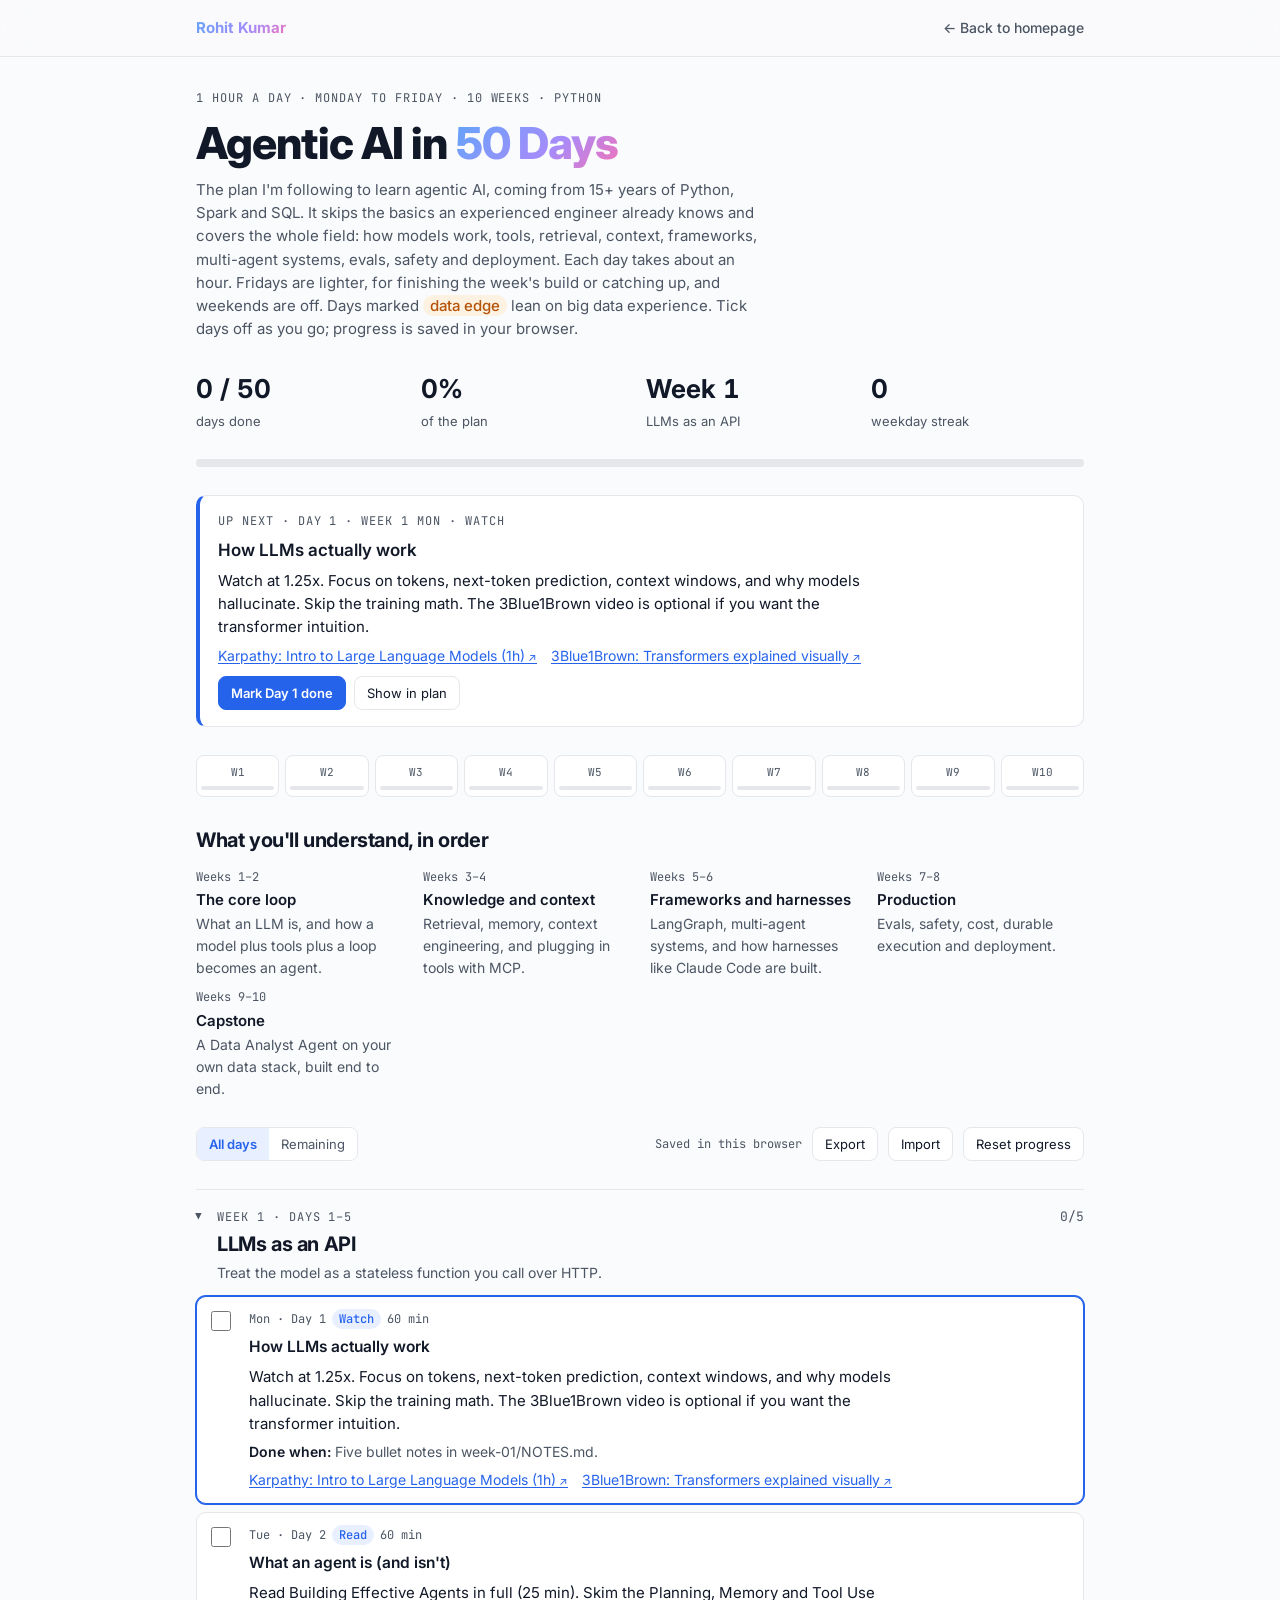
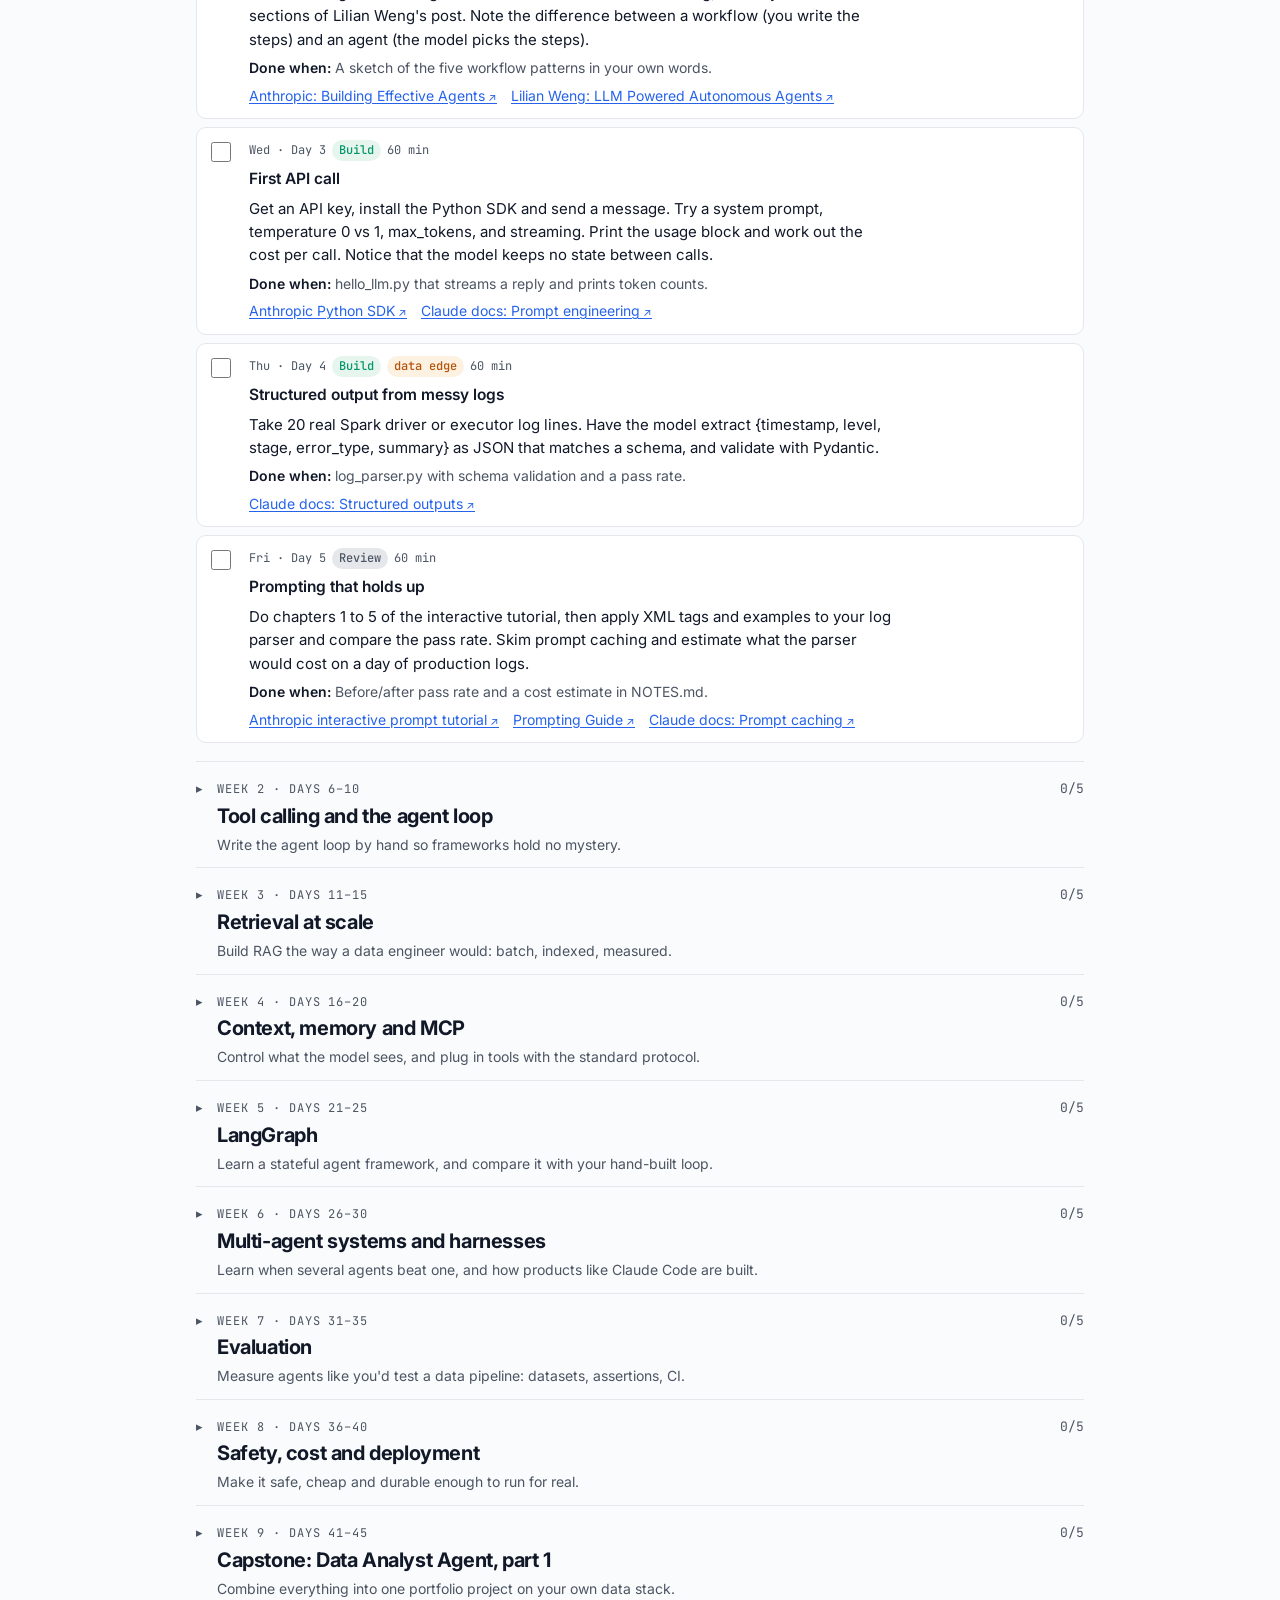
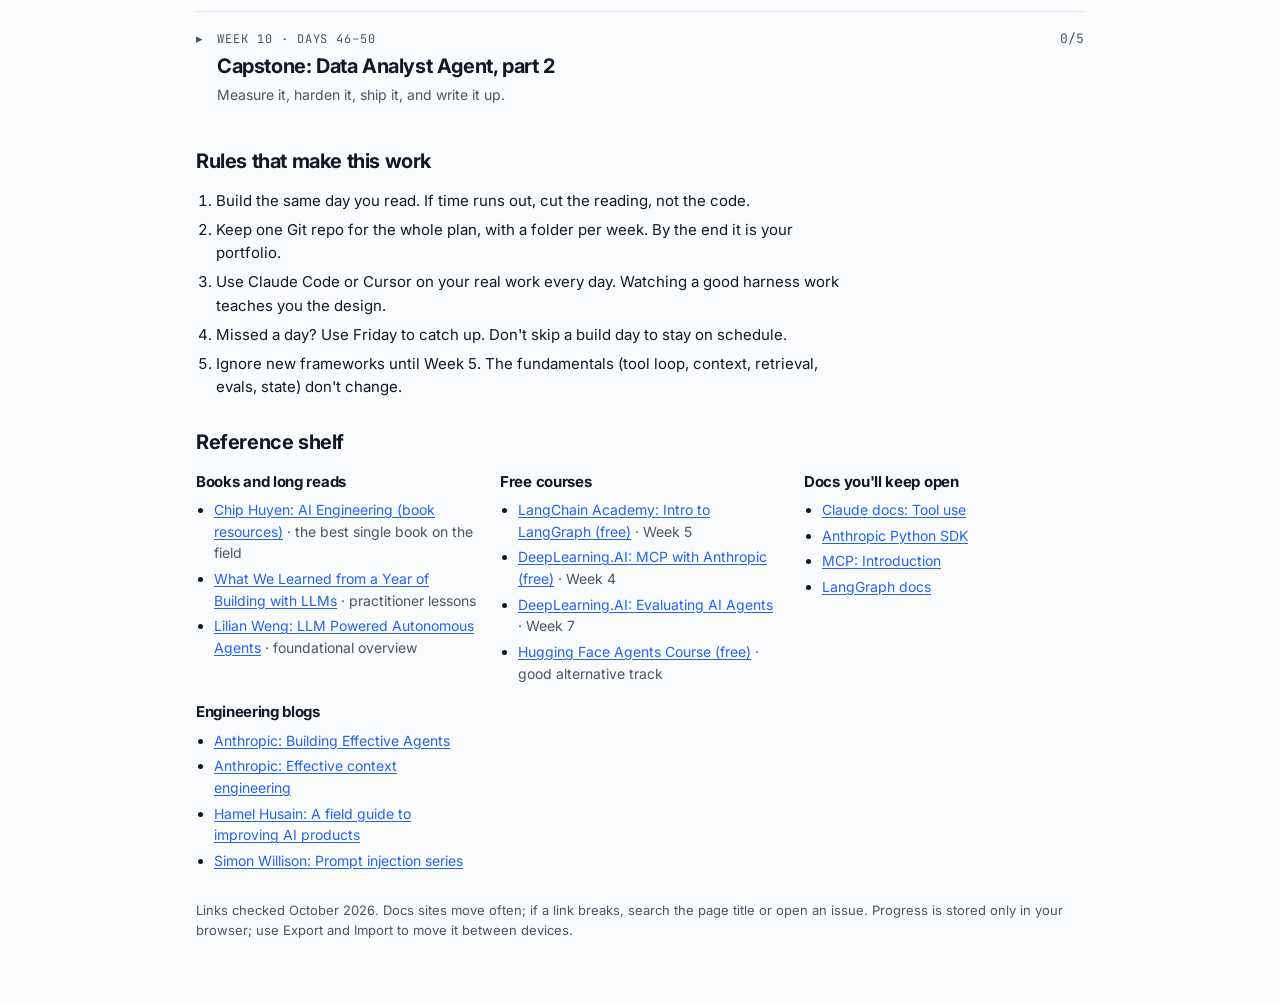
<file: agentic-ai/index.html>
<!doctype html>
<html lang="en">
<head>
<meta charset="utf-8">
<meta name="viewport" content="width=device-width, initial-scale=1">
<title>Agentic AI in 50 Days · Rohit Kumar</title>
<meta name="description" content="A 50-day, one-hour-a-day, weekday-only plan for experienced Python and Spark engineers to learn agentic AI, with daily builds and progress tracking.">
<link rel="preconnect" href="https://fonts.googleapis.com">
<link rel="preconnect" href="https://fonts.gstatic.com" crossorigin>
<link rel="stylesheet" href="https://fonts.googleapis.com/css2?family=Inter:wght@400;500;600;700;800&family=JetBrains+Mono:wght@400;500&display=swap">
<meta property="og:title" content="Agentic AI in 50 Days">
<meta property="og:description" content="A weekday-only, one-hour-a-day plan to learn agentic AI for experienced Python and Spark engineers.">
<meta property="og:type" content="website">
<link rel="stylesheet" href="css/styles.css">
</head>
<body>
<nav class="topbar" aria-label="Site">
  <div class="in">
    <a class="brand" href="../">Rohit Kumar</a>
    <a class="back" href="../">← Back to homepage</a>
  </div>
</nav>
<div class="wrap">
  <header>
    <div class="eyebrow">1 hour a day · Monday to Friday · 10 weeks · Python</div>
    <h1>Agentic AI in <span class="gradient">50 Days</span></h1>
    <p class="lede">The plan I'm following to learn agentic AI, coming from 15+ years of Python, Spark and SQL. It skips the basics an experienced engineer already knows and covers the whole field: how models work, tools, retrieval, context, frameworks, multi-agent systems, evals, safety and deployment. Each day takes about an hour. Fridays are lighter, for finishing the week's build or catching up, and weekends are off. Days marked <span class="tag edge">data edge</span> lean on big data experience. Tick days off as you go; progress is saved in your browser.</p>
  </header>

  <div class="summary" aria-live="polite">
    <div class="stat"><b id="statDone">0 / 50</b><span>days done</span></div>
    <div class="stat"><b id="statPct">0%</b><span>of the plan</span></div>
    <div class="stat"><b id="statWeek">Week 1</b><span id="statWeekName">current week</span></div>
    <div class="stat"><b id="statStreak">0</b><span>weekday streak</span></div>
  </div>
  <div class="bar" role="progressbar" aria-label="Plan progress" aria-valuemin="0" aria-valuemax="50" id="mainBar"><i></i></div>

  <div class="next" id="nextCard"></div>

  <nav class="rail" id="rail" aria-label="Weeks"></nav>

  <section class="shelf">
    <h2>What you'll understand, in order</h2>
    <ul class="arc">
      <li><span class="wks">Weeks 1–2</span><b>The core loop</b><span class="q">What an LLM is, and how a model plus tools plus a loop becomes an agent.</span></li>
      <li><span class="wks">Weeks 3–4</span><b>Knowledge and context</b><span class="q">Retrieval, memory, context engineering, and plugging in tools with MCP.</span></li>
      <li><span class="wks">Weeks 5–6</span><b>Frameworks and harnesses</b><span class="q">LangGraph, multi-agent systems, and how harnesses like Claude Code are built.</span></li>
      <li><span class="wks">Weeks 7–8</span><b>Production</b><span class="q">Evals, safety, cost, durable execution and deployment.</span></li>
      <li><span class="wks">Weeks 9–10</span><b>Capstone</b><span class="q">A Data Analyst Agent on your own data stack, built end to end.</span></li>
    </ul>
  </section>

  <div class="toolbar">
    <div class="seg" role="group" aria-label="Show">
      <button type="button" id="fAll" aria-pressed="true">All days</button>
      <button type="button" id="fLeft" aria-pressed="false">Remaining</button>
    </div>
    <div style="display:flex;gap:10px;align-items:center;flex-wrap:wrap">
      <span class="save-state" id="saveState">Loading progress…</span>
      <button type="button" class="btn" id="exportBtn">Export</button>
      <button type="button" class="btn" id="importBtn">Import</button>
      <input type="file" id="importFile" accept="application/json,.json" hidden>
      <span id="resetWrap"></span>
    </div>
  </div>

  <div id="weeks"></div>

  <section class="shelf">
    <h2>Rules that make this work</h2>
    <ol class="rules">
      <li>Build the same day you read. If time runs out, cut the reading, not the code.</li>
      <li>Keep one Git repo for the whole plan, with a folder per week. By the end it is your portfolio.</li>
      <li>Use Claude Code or Cursor on your real work every day. Watching a good harness work teaches you the design.</li>
      <li>Missed a day? Use Friday to catch up. Don't skip a build day to stay on schedule.</li>
      <li>Ignore new frameworks until Week 5. The fundamentals (tool loop, context, retrieval, evals, state) don't change.</li>
    </ol>
  </section>

  <section class="shelf">
    <h2>Reference shelf</h2>
    <div class="shelf-grid" id="shelf"></div>
  </section>

  <footer>Links checked October 2026. Docs sites move often; if a link breaks, search the page title or open an issue. Progress is stored only in your browser; use Export and Import to move it between devices.</footer>
</div>
<script src="js/plan.js"></script>
<script src="js/app.js"></script>
</body>
</html>
</file>
<file: agentic-ai/css/styles.css>
/* Layout: a single working column. Summary header, a 10-cell week rail, then one collapsible section per week of weekday rows. */
/* Colors and fonts follow the main site (rohit13k.github.io): dark first, light when the OS asks for it. */
:root {
  --bg: #0f1115;
  --surface: #1a1e29;
  --fg: #e6e9ef;
  --muted: #9aa3b2;
  --line: #252a37;
  --accent: #60a5fa;
  --accent-soft: rgba(96, 165, 250, 0.14);
  --done: #34d399;
  --done-soft: rgba(52, 211, 153, 0.12);
  --edge: #fbbf24;
  --edge-soft: rgba(251, 191, 36, 0.14);
  --on-accent: #0f1115;
  --gradient: linear-gradient(135deg, #60a5fa 0%, #a78bfa 60%, #f472b6 100%);
  --font-display: "Inter", -apple-system, BlinkMacSystemFont, "Segoe UI", sans-serif;
  --font-body: "Inter", -apple-system, BlinkMacSystemFont, "Segoe UI", sans-serif;
  --font-mono: "JetBrains Mono", ui-monospace, "SF Mono", Menlo, monospace;
  color-scheme: dark;
}
@media (prefers-color-scheme: light) {
  :root {
    --bg: #fafbfc; --surface: #ffffff; --fg: #111827; --muted: #4b5563; --line: #e5e7eb;
    --accent: #2563eb; --accent-soft: #e8efff; --done: #059669; --done-soft: #e6f6ef;
    --edge: #b45309; --edge-soft: #fdf2e2; --on-accent: #ffffff; color-scheme: light;
  }
}
* { box-sizing: border-box; }
body {
  margin: 0;
  background: var(--bg); color: var(--fg);
  font-family: var(--font-body); font-size: 15px; line-height: 1.55;
}
.wrap {
  max-width: 920px; margin: 0 auto;
  padding-left: max(16px, env(safe-area-inset-left, 0px));
  padding-right: max(16px, env(safe-area-inset-right, 0px));
  padding-block: 32px 64px;
  display: flex; flex-direction: column; gap: 28px;
}
h1, h2, h3 { font-family: var(--font-display); font-weight: 700; text-wrap: balance; margin: 0; letter-spacing: -0.02em; }
h1 { font-weight: 800; }
h1 .gradient { background: var(--gradient); -webkit-background-clip: text; background-clip: text; -webkit-text-fill-color: transparent; }
h1 { font-size: clamp(30px, 6vw, 44px); line-height: 1.05; }
h2 { font-size: 20px; }
a { color: var(--accent); text-underline-offset: 2px; }
a:focus-visible, button:focus-visible, input:focus-visible, summary:focus-visible {
  outline: 2px solid var(--accent); outline-offset: 2px; border-radius: 4px;
}
.eyebrow { font-family: var(--font-mono); font-size: 12px; letter-spacing: 0.08em; text-transform: uppercase; color: var(--muted); }
.lede { color: var(--muted); max-width: 64ch; margin: 0; }

header { display: flex; flex-direction: column; gap: 12px; }

.summary { display: grid; grid-template-columns: repeat(auto-fit, minmax(150px, 1fr)); gap: 12px; }
.stat { display: flex; flex-direction: column; gap: 2px; }
.stat b { font-family: var(--font-display); font-size: 26px; font-variant-numeric: tabular-nums; }
.stat span { font-size: 13px; color: var(--muted); }
.bar { height: 8px; background: var(--line); border-radius: 99px; overflow: hidden; }
.bar > i { display: block; height: 100%; background: var(--done); width: 0; transition: width .3s; }

.next {
  background: var(--surface); border: 1px solid var(--line); border-left: 4px solid var(--accent);
  border-radius: 10px; padding: 16px 18px; display: flex; flex-direction: column; gap: 6px;
}
.next .t { font-weight: 600; font-size: 17px; }
.next-actions { display: flex; flex-wrap: wrap; gap: 8px; margin-top: 4px; }

.rail { display: grid; grid-template-columns: repeat(10, minmax(0, 1fr)); gap: 6px; }
.rail button {
  font: inherit; background: var(--surface); border: 1px solid var(--line); border-radius: 8px;
  padding: 8px 4px 6px; cursor: pointer; color: var(--fg); display: flex; flex-direction: column; align-items: center; gap: 4px;
}
.rail button:hover { border-color: var(--accent); }
.rail .wk { font-family: var(--font-mono); font-size: 11px; color: var(--muted); }
.rail .mini { width: 100%; height: 4px; background: var(--line); border-radius: 99px; overflow: hidden; }
.rail .mini i { display: block; height: 100%; background: var(--done); }
.rail button.complete { background: var(--done-soft); border-color: transparent; }
@media (max-width: 560px) { .rail { grid-template-columns: repeat(5, minmax(0, 1fr)); } }

.arc { display: grid; grid-template-columns: repeat(auto-fit, minmax(200px, 1fr)); gap: 10px 20px; margin: 0; padding: 0; list-style: none; }
.arc li { display: flex; flex-direction: column; gap: 2px; }
.arc .wks { font-family: var(--font-mono); font-size: 12px; color: var(--muted); }
.arc b { font-weight: 600; }
.arc span.q { color: var(--muted); font-size: 14px; }

.toolbar { display: flex; flex-wrap: wrap; gap: 8px; align-items: center; justify-content: space-between; }
.seg { display: inline-flex; border: 1px solid var(--line); border-radius: 8px; overflow: hidden; }
.seg button { font: inherit; font-size: 13px; padding: 6px 12px; border: 0; background: var(--surface); color: var(--muted); cursor: pointer; }
.seg button[aria-pressed="true"] { background: var(--accent-soft); color: var(--accent); font-weight: 600; }
.btn {
  font: inherit; font-size: 13px; padding: 6px 12px; border-radius: 8px; border: 1px solid var(--line);
  background: var(--surface); color: var(--fg); cursor: pointer;
}
.btn.primary { background: var(--accent); color: var(--on-accent); border-color: var(--accent); font-weight: 600; }
.save-state { font-size: 12px; color: var(--muted); font-family: var(--font-mono); }

details.week { border-top: 1px solid var(--line); padding-top: 4px; }
details.week > summary {
  list-style: none; cursor: pointer; display: flex; flex-wrap: wrap; align-items: baseline; gap: 6px 14px; padding: 12px 0;
}
details.week > summary::-webkit-details-marker { display: none; }
details.week > summary::before { content: "▸"; color: var(--muted); font-size: 13px; transition: transform .15s; display: inline-block; }
details.week[open] > summary::before { transform: rotate(90deg); }
.week-head { flex: 1 1 260px; min-width: 0; display: flex; flex-direction: column; gap: 2px; }
.week-goal { color: var(--muted); font-size: 14px; }
.week-count { font-family: var(--font-mono); font-size: 13px; color: var(--muted); font-variant-numeric: tabular-nums; }

.days { list-style: none; margin: 0 0 18px; padding: 0; display: flex; flex-direction: column; gap: 8px; }
.day {
  background: var(--surface); border: 1px solid var(--line); border-radius: 10px;
  padding: 12px 14px; display: grid; grid-template-columns: 26px 1fr; gap: 4px 12px;
}
.day.is-done { background: var(--done-soft); border-color: transparent; }
.day.is-done .title { text-decoration: line-through; text-decoration-color: var(--muted); color: var(--muted); }
.day.is-next { border-color: var(--accent); box-shadow: 0 0 0 1px var(--accent); }
.day input[type="checkbox"] { width: 20px; height: 20px; margin: 2px 0 0; accent-color: var(--done); cursor: pointer; }
.day .body { min-width: 0; display: flex; flex-direction: column; gap: 6px; }
.meta { display: flex; flex-wrap: wrap; gap: 6px; align-items: center; font-family: var(--font-mono); font-size: 12px; color: var(--muted); }
.tag { padding: 1px 7px; border-radius: 99px; background: var(--accent-soft); color: var(--accent); font-weight: 500; }
.tag.Build { background: var(--done-soft); color: var(--done); }
.tag.Review { background: var(--line); color: var(--muted); }
.tag.edge { background: var(--edge-soft); color: var(--edge); }
.title { font-weight: 600; font-size: 15.5px; }
.desc { margin: 0; color: var(--fg); max-width: 72ch; }
.deliv { margin: 0; font-size: 14px; color: var(--muted); }
.deliv b { color: var(--fg); font-weight: 600; }
.links { display: flex; flex-wrap: wrap; gap: 4px 14px; font-size: 14px; }
.links a::after { content: " ↗"; font-size: 11px; }
.when { font-size: 12px; color: var(--done); font-family: var(--font-mono); }

section.shelf { display: flex; flex-direction: column; gap: 12px; }
.shelf-grid { display: grid; grid-template-columns: repeat(auto-fit, minmax(240px, 1fr)); gap: 16px 24px; }
.shelf-grid h3 { font-size: 15px; margin-bottom: 6px; }
.shelf-grid ul { margin: 0; padding-left: 18px; display: flex; flex-direction: column; gap: 4px; font-size: 14px; }
.shelf-grid li span { color: var(--muted); }
.rules { margin: 0; padding-left: 20px; display: flex; flex-direction: column; gap: 6px; max-width: 72ch; }
.confirm { display: inline-flex; gap: 8px; align-items: center; font-size: 13px; }
footer { font-size: 13px; color: var(--muted); }
@media (prefers-reduced-motion: reduce) { * { transition: none !important; } }

/* Top bar, matching the main site */
.topbar { position: sticky; top: 0; z-index: 10; background: color-mix(in srgb, var(--bg) 80%, transparent);
  backdrop-filter: saturate(180%) blur(12px); -webkit-backdrop-filter: saturate(180%) blur(12px); border-bottom: 1px solid var(--line); }
.topbar .in { max-width: 920px; margin: 0 auto; height: 56px; display: flex; align-items: center; justify-content: space-between;
  padding-left: max(16px, env(safe-area-inset-left, 0px)); padding-right: max(16px, env(safe-area-inset-right, 0px)); }
.brand { font-weight: 700; text-decoration: none; background: var(--gradient); -webkit-background-clip: text; background-clip: text; -webkit-text-fill-color: transparent; }
.topbar .back { color: var(--muted); text-decoration: none; font-size: 14px; font-weight: 500; }
.topbar .back:hover { color: var(--fg); }
</file>
